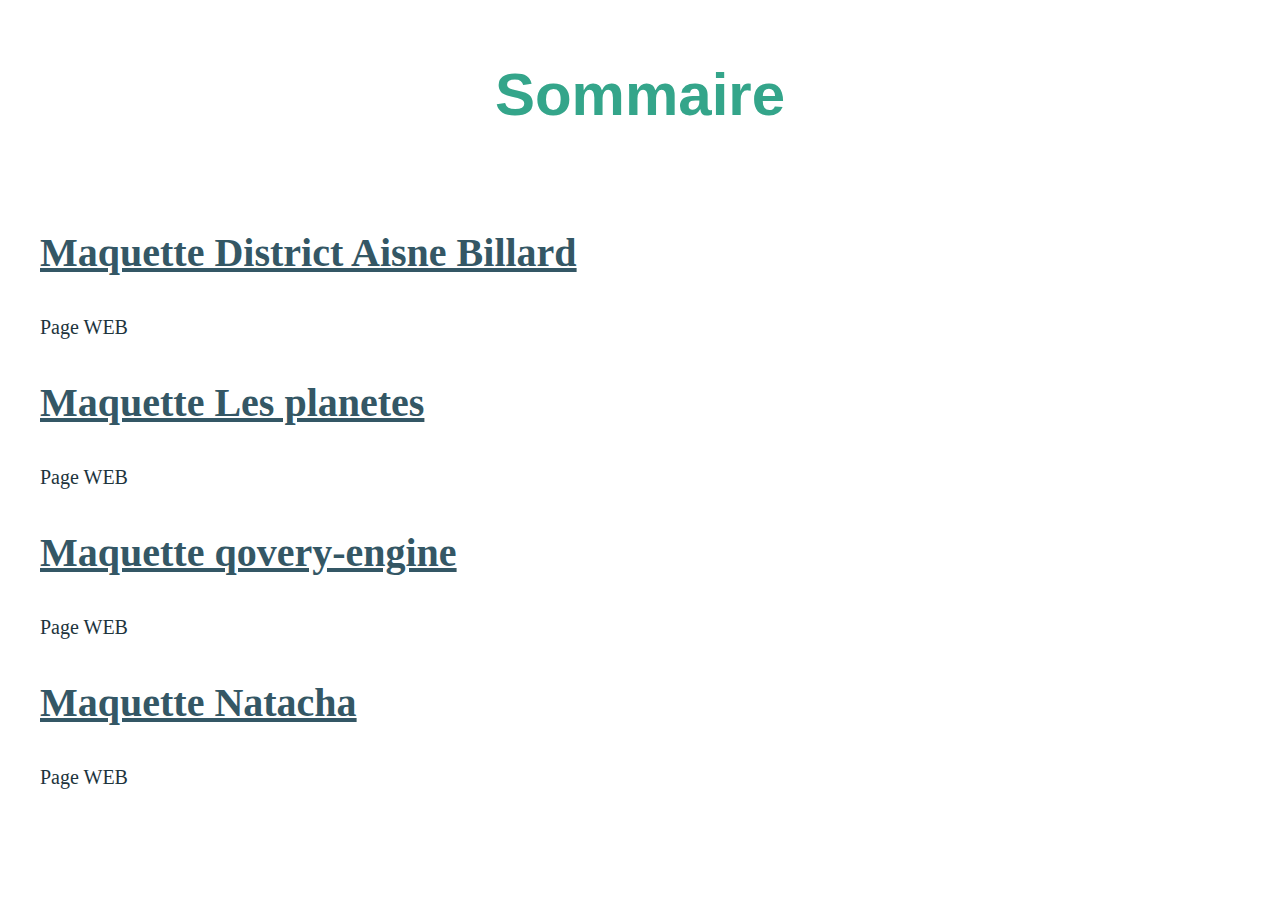
<file: index.html>
<!DOCTYPE html>
<html lang="fr">
<head>
    <meta charset="UTF-8">
    <meta http-equiv="X-UA-Compatible" content="IE=edge">
    <meta name="viewport" content="width=device-width, initial-scale=1.0">
    <meta name="descrption" content="TP de CSS">
    <link rel="stylesheet" href="./style.css">
    <link rel="icon" href="https://www.icone-png.com/png/12/12489.png">
    <title>Maquette CSS</title>
</head>
<body>
    <header>
        
            <h1>Sommaire</h1>
    </header>
    <main>
        <ul>
                <h2>Maquette District Aisne Billard</h2>
            <li>
                <a href="./Maquette District Aisne Billard/index.html" title="Lien vers HTML Maquette District Aisne Billard">Page WEB</a>

            
                <h2>Maquette Les planetes</h2>
            <li class="flash">
                <a href="./Maquette Planete/index.html" title="Lien vers  HTML Maquette Les Planetes">Page WEB</a>
            </li>

            
            <h2>Maquette qovery-engine</h2>
            <li class="flash">
                <a href="./Maquette qovery-engine/index.html" title="Lien vers  HTML Maquette qovery-engine">Page WEB</a>
            </li>
           

                <h2>Maquette Natacha</h2>
            <li>
                <a href="./Maquette Natacha/index.html" title="Lien vers HTML Maquette Natacha">Page WEB</a>
            </li>            
        </ul>
    </main>
</body>
</html>
</file>
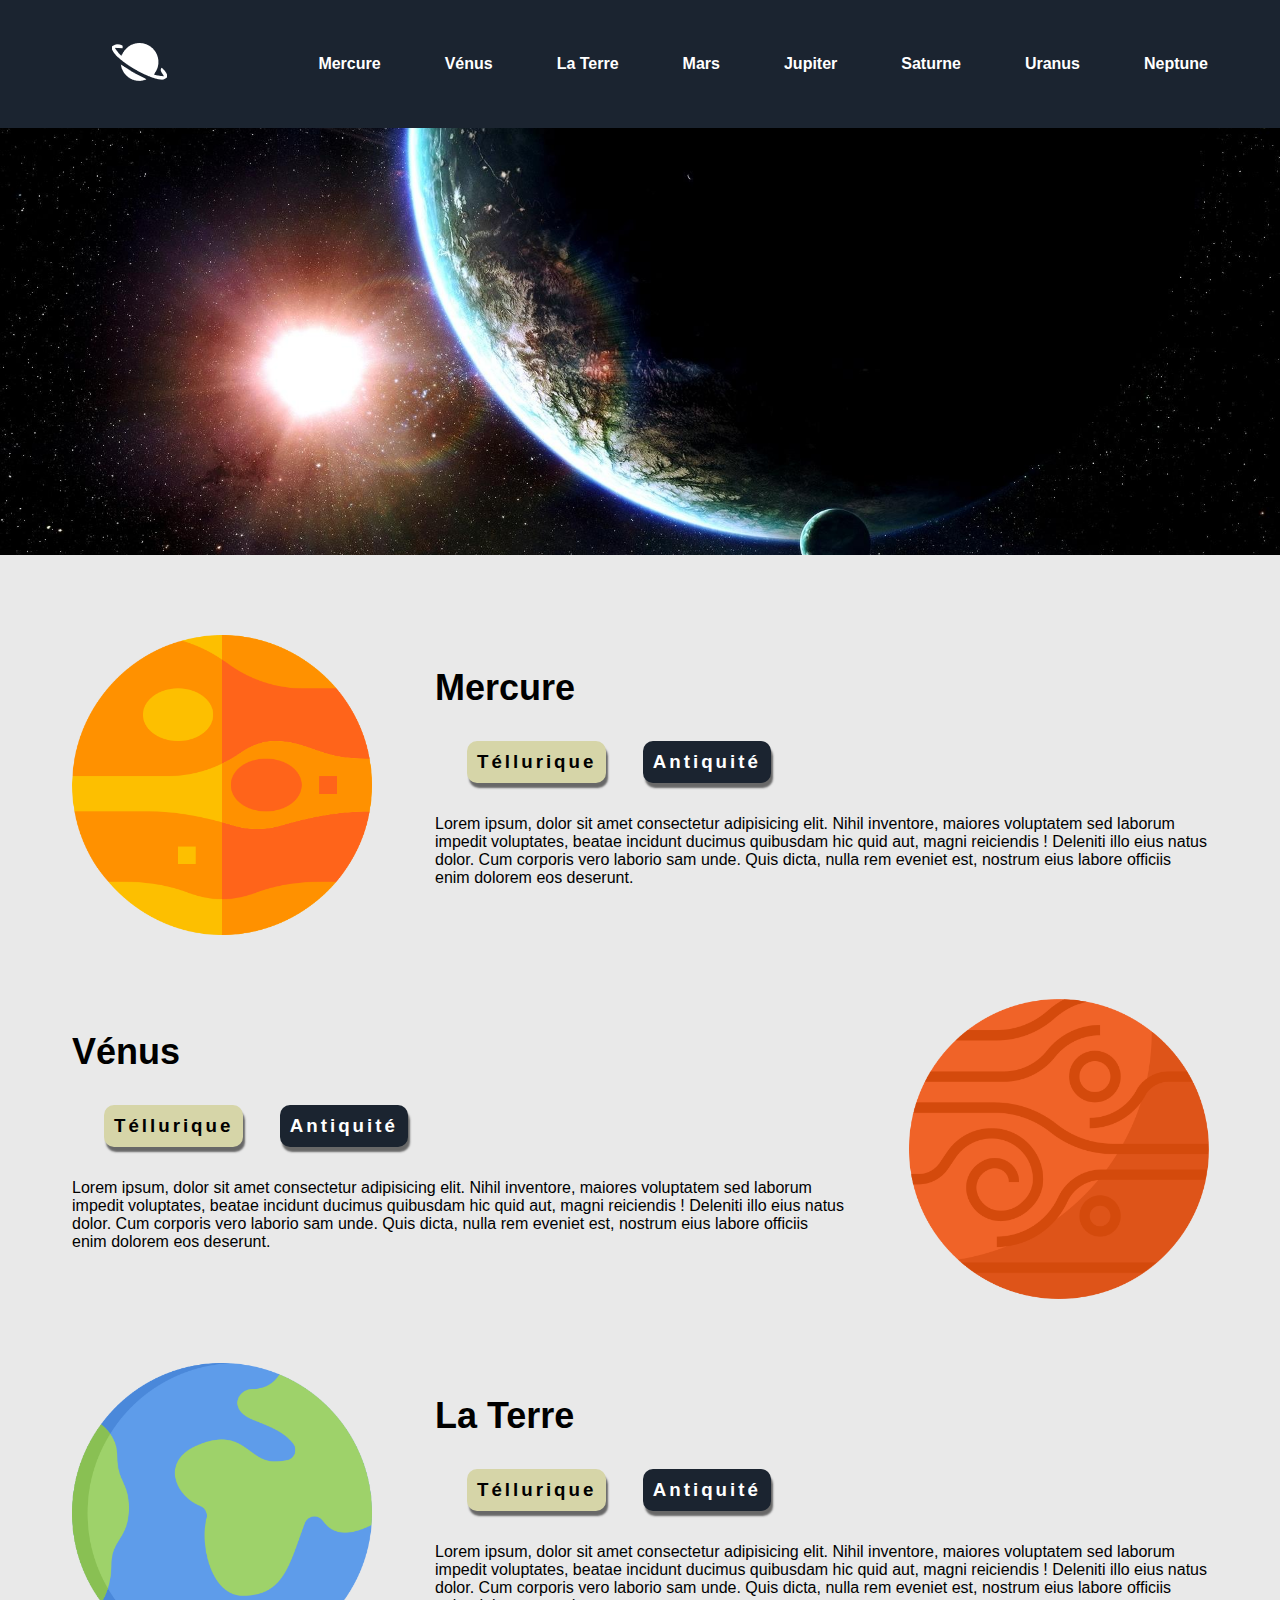
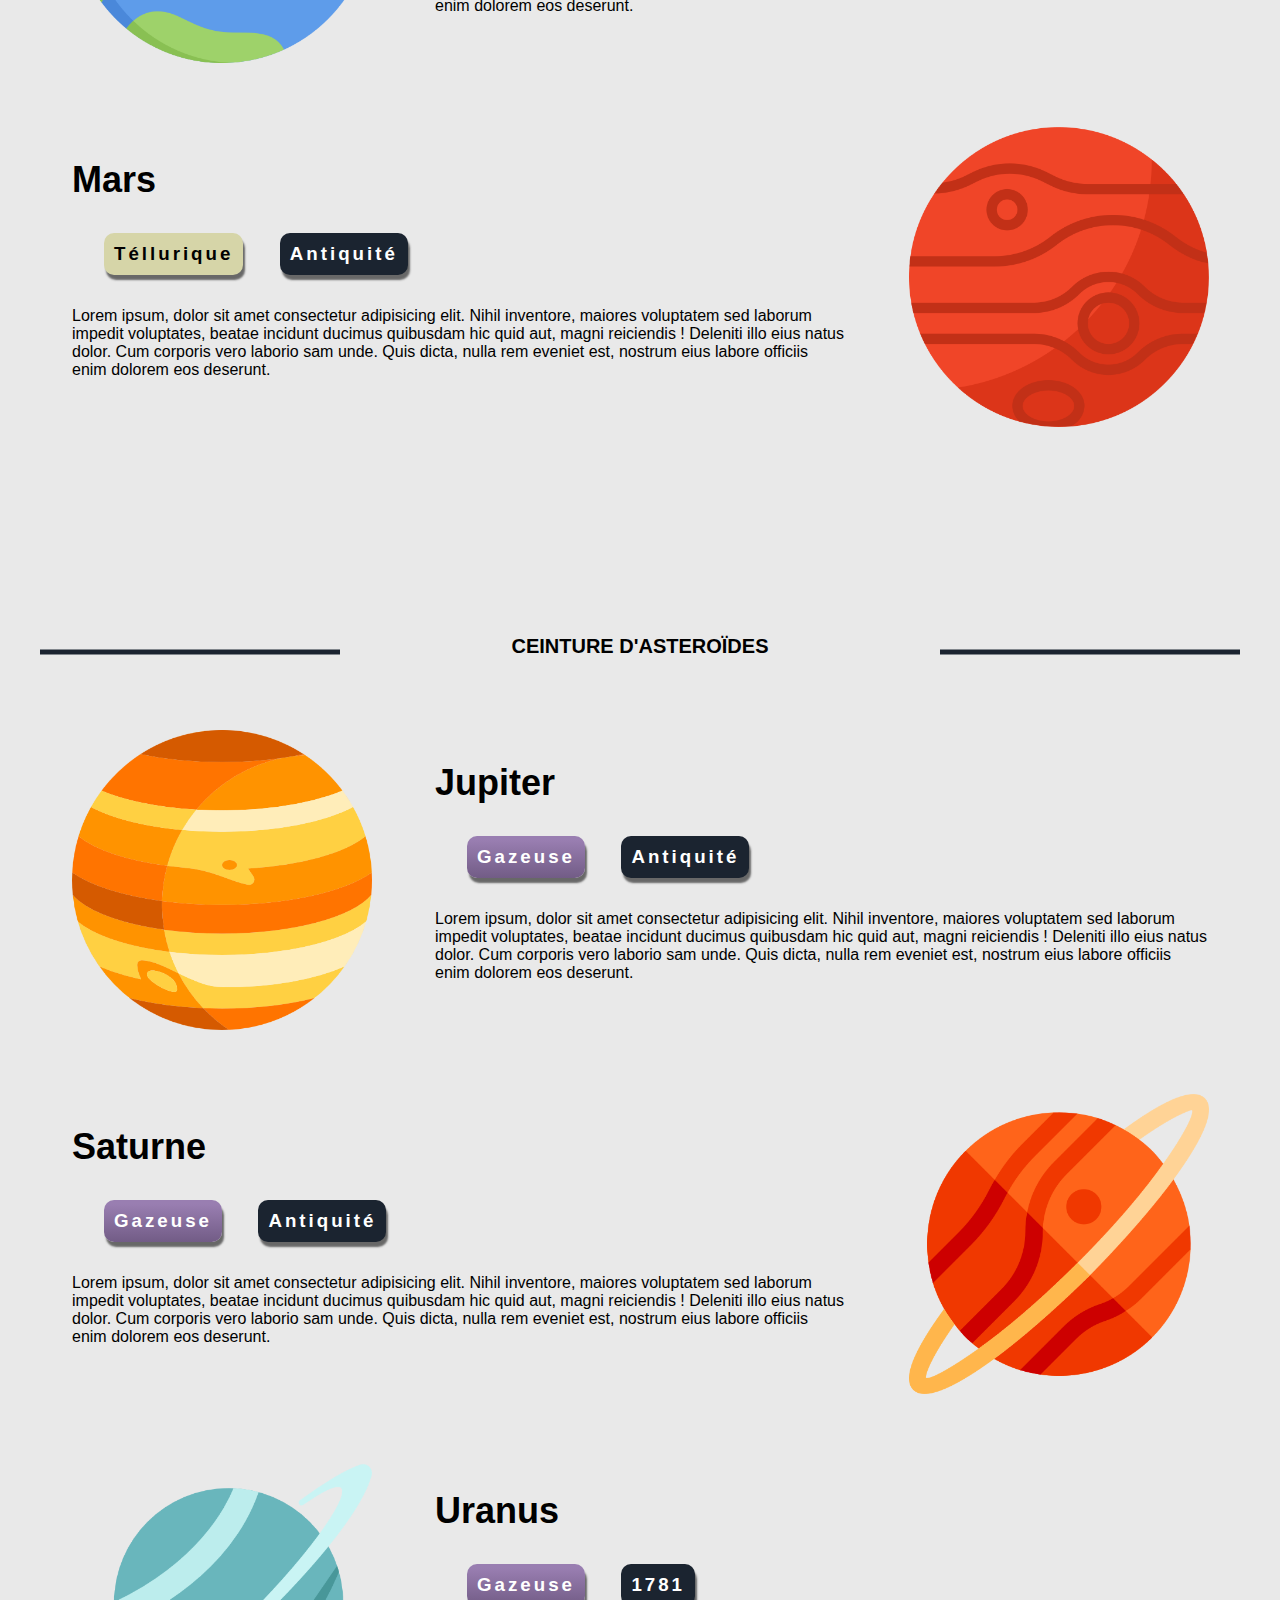
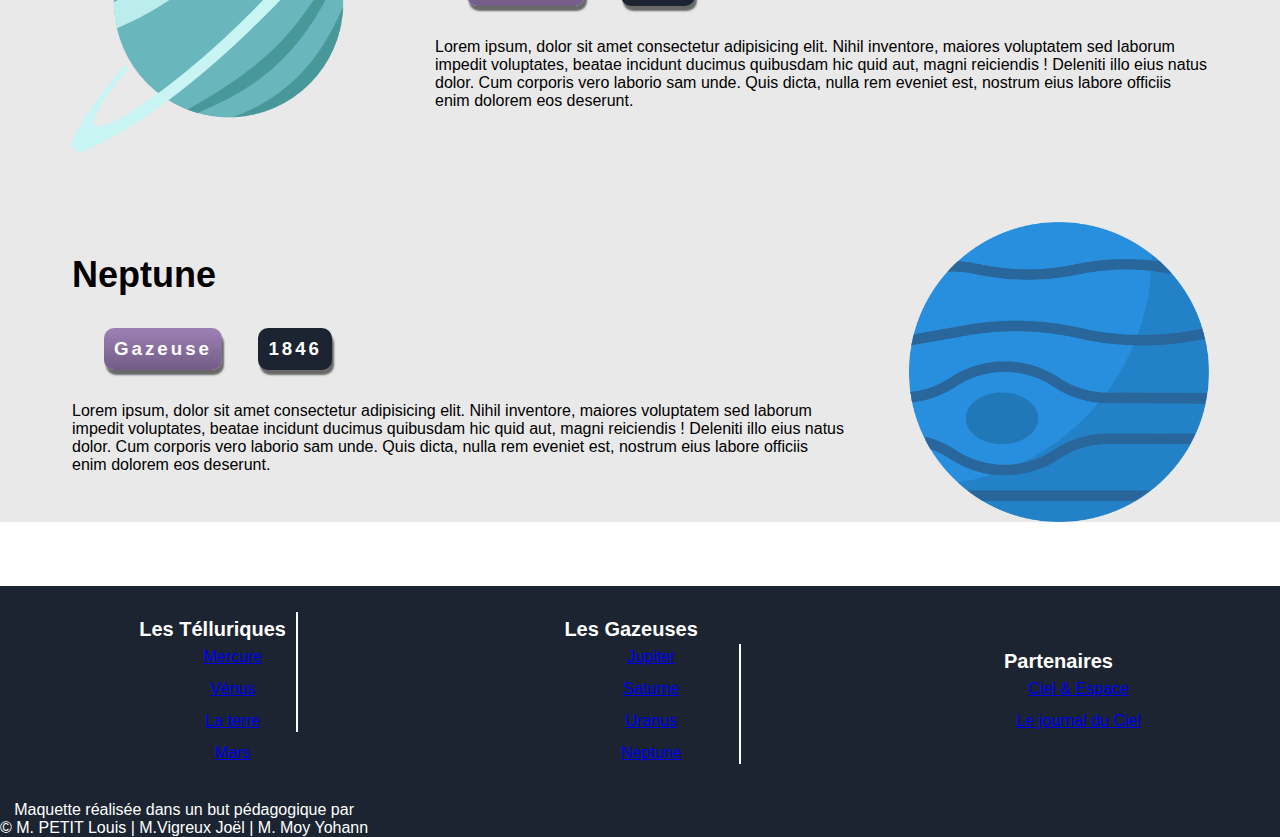
<file: Maquette Planete/index.html>
<!DOCTYPE html>
<html lang="fr">

<head>
    <meta charset="UTF-8">
    <meta http-equiv="X-UA-Compatible" content="IE=edge">
    <meta name="viewport" content="width=device-width, initial-scale=1.0">
    <meta name="description" content="maquette planete">
    <link rel="stylesheet" href="./webfiles/css/style.css">
    <link rel="icon"
        href="https://e7.pngegg.com/pngimages/847/290/png-clipart-blue-planet-planet-earth.png">

    <title>Maquette Planete Jean-Michel</title>

</head>
<body>
    <header>
        <nav>
            <div>
                <ul class="icone">
                    <li><a><img src="./src/img/Vector.png" alt="Logo de planet"></a></li>
                </ul>

                <ul>
                <li><a href="#" title="Redirection vers articles Mercure">Mercure</a></li>
                <li><a href="#" title="Redirection vers article Vénus">Vénus</a></li>
                <li><a href="#" title="Redirection vers article La Terre">La Terre</a></li>
                <li><a href="#" title="Redirection vers article Mars">Mars</a></li>
                <li><a href="#" title="Redirection vers article Jupiter">Jupiter</a></li>
                <li><a href="#" title="Redirection vers article Saturne">Saturne</a></li>
                <li><a href="#" title="Redirection vers article Neptune">Uranus</a></li>
                <li><a href="#" title="Redirection vers article Neptune">Neptune</a></li>
                </ul>
            </div>
        </nav>
        <img class="fond" src="./src/img/fond.jpg" alt="Image de fond">
    </header>

    <main>
        <div class="articles-container">
        <article>
            <img src="./src/img/mercure.png" alt="Logo mercure">
            <div>
                <h2>Mercure</h2>
            <div>
                <h3 class="tellurique">Téllurique</h3>
                <h3 class="antiquite">Antiquité</h3>
            </div>

            <p>Lorem ipsum, dolor sit amet consectetur adipisicing elit. Nihil inventore, maiores 
                voluptatem sed laborum impedit voluptates, beatae incidunt ducimus quibusdam hic quid 
                aut, magni reiciendis&nbsp;! Deleniti illo eius natus dolor. Cum corporis vero laborio
                sam unde. Quis dicta, nulla rem eveniet est, nostrum eius labore officiis enim dolorem 
                eos deserunt.</p>
            </div>
        </article>

        <article class="droite">
            <img src="./src/img/venus.png" alt="Logo venus">
            <div>
                <h2>Vénus</h2>
            <div>
                <h3 class="tellurique">Téllurique</h3>
                <h3 class="antiquite">Antiquité</h3>
            </div>

            <p>Lorem ipsum, dolor sit amet consectetur adipisicing elit. Nihil inventore, maiores 
                voluptatem sed laborum impedit voluptates, beatae incidunt ducimus quibusdam hic quid 
                aut, magni reiciendis&nbsp;! Deleniti illo eius natus dolor. Cum corporis vero laborio
                sam unde. Quis dicta, nulla rem eveniet est, nostrum eius labore officiis enim dolorem 
                eos deserunt.</p>
            </div>
        </article>

        <article>
            <img src="./src/img/planete-terre.png" alt="Logo planete-terre">
            <div>
                <h2>La Terre</h2>
            <div>
                <h3 class="tellurique">Téllurique</h3>
                <h3 class="antiquite">Antiquité</h3>
            </div>

            <p>Lorem ipsum, dolor sit amet consectetur adipisicing elit. Nihil inventore, maiores 
                voluptatem sed laborum impedit voluptates, beatae incidunt ducimus quibusdam hic quid 
                aut, magni reiciendis&nbsp;! Deleniti illo eius natus dolor. Cum corporis vero laborio
                sam unde. Quis dicta, nulla rem eveniet est, nostrum eius labore officiis enim dolorem 
                eos deserunt.</p>
            </div>
        </article>

        <article class="droite">
            <img src="./src/img/mars.png" alt="Logo mars">
            <div>
                <h2>Mars</h2>
            <div>
                <h3 class="tellurique">Téllurique</h3>
                <h3 class="antiquite">Antiquité</h3>
            </div>

            <p>Lorem ipsum, dolor sit amet consectetur adipisicing elit. Nihil inventore, maiores 
                voluptatem sed laborum impedit voluptates, beatae incidunt ducimus quibusdam hic quid 
                aut, magni reiciendis&nbsp;! Deleniti illo eius natus dolor. Cum corporis vero laborio
                sam unde. Quis dicta, nulla rem eveniet est, nostrum eius labore officiis enim dolorem 
                eos deserunt.</p>
            </div>
        </div>
        </article>

        
    <h4> CEINTURE D'ASTEROÏDES</h4> <br><br><br><br>
        

        <article>
            <img src="./src/img/jupiter.png" alt="Logo jupiter">
            <div>
                <h2>Jupiter</h2>
            <div>
                <h3 class="gazeuse">Gazeuse</h3>
                <h3 class="antiquite">Antiquité</h3>
            </div>

            <p>Lorem ipsum, dolor sit amet consectetur adipisicing elit. Nihil inventore, maiores 
                voluptatem sed laborum impedit voluptates, beatae incidunt ducimus quibusdam hic quid 
                aut, magni reiciendis&nbsp;! Deleniti illo eius natus dolor. Cum corporis vero laborio
                sam unde. Quis dicta, nulla rem eveniet est, nostrum eius labore officiis enim dolorem 
                eos deserunt.</p>
            </div>
        </article>

        <article class="droite">
            <img src="./src/img/saturne.png" alt="Logo saturne">
            <div>
                <h2>Saturne</h2>
            <div>
                <h3 class="gazeuse">Gazeuse</h3>
                <h3 class="antiquite">Antiquité</h3>
            </div>

            <p>Lorem ipsum, dolor sit amet consectetur adipisicing elit. Nihil inventore, maiores 
                voluptatem sed laborum impedit voluptates, beatae incidunt ducimus quibusdam hic quid 
                aut, magni reiciendis&nbsp;! Deleniti illo eius natus dolor. Cum corporis vero laborio
                sam unde. Quis dicta, nulla rem eveniet est, nostrum eius labore officiis enim dolorem 
                eos deserunt.</p>
            </div>
        </article>

        <article>
            <img src="./src/img/uranus.png" alt="Logo uranus">
            <div>
                <h2>Uranus</h2>
            <div>
                <h3 class="gazeuse">Gazeuse</h3>
                <h3 class="antiquite">1781</h3>
            </div>

            <p>Lorem ipsum, dolor sit amet consectetur adipisicing elit. Nihil inventore, maiores 
                voluptatem sed laborum impedit voluptates, beatae incidunt ducimus quibusdam hic quid 
                aut, magni reiciendis&nbsp;! Deleniti illo eius natus dolor. Cum corporis vero laborio
                sam unde. Quis dicta, nulla rem eveniet est, nostrum eius labore officiis enim dolorem 
                eos deserunt.</p>
            </div>
        </article>

        <article class="droite">
            <img src="./src/img/neptune.png" alt="Logo neptune">
            <div>
                <h2>Neptune</h2>
            <div>
                <h3 class="gazeuse">Gazeuse</h3>
                <h3 class="antiquite">1846</h3>
            </div>

            <p>Lorem ipsum, dolor sit amet consectetur adipisicing elit. Nihil inventore, maiores 
                voluptatem sed laborum impedit voluptates, beatae incidunt ducimus quibusdam hic quid 
                aut, magni reiciendis&nbsp;! Deleniti illo eius natus dolor. Cum corporis vero laborio
                sam unde. Quis dicta, nulla rem eveniet est, nostrum eius labore officiis enim dolorem 
                eos deserunt.</p>
            </div>
        </article>
    </main>

    <footer>
        <div>
            <section class="colonne">
                <h4>Les Télluriques</h4>
                <ul>
                    <li><a href="#" title="Redirection vers mercure">Mercure</a></li>
                    <li><a href="#" title="Redirection vers venus">Vénus</a></li>
                    <li><a href="#" title="Redirection vers la terre">La terre</a></li>
                    <li><a href="#" title="Redirection vers mars">Mars</a></li>
                </ul>
            </section>

            <section class="colonne">
                <h4>Les Gazeuses</h4>
                <ul>
                    <li><a href="#" title="Redirection vers mercure">Jupiter</a></li>
                    <li><a href="#" title="Redirection vers saturne">Saturne</a></li>
                    <li><a href="#" title="Redirection vers uranus">Uranus</a></li>
                    <li><a href="#" title="Redirection vers neptune">Neptune</a></li>
                </ul>

            </section>

            <section class="colonne">
                <h4>Partenaires</h4>
                <ul>
                    <li><a href="https://www.cieletespace.fr/" title="Redirection vers ciel&espace" target="_blank">Ciel & Espace</a></li>
                    <li><a href="https://data.bnf.fr/fr/34428169/journal_du_ciel/" title="Redirection vers lejournalduciel" target="_blank">Le journal du Ciel</a></li>
                </ul>
            </section>
        </div>

        <div>
        <p class="signature">Maquette réalisée dans un but pédagogique par<br>
        © M. PETIT Louis | M.Vigreux Joël | M. Moy Yohann</p>
        </div>
    </footer>
    
</body>
</html>
</file>
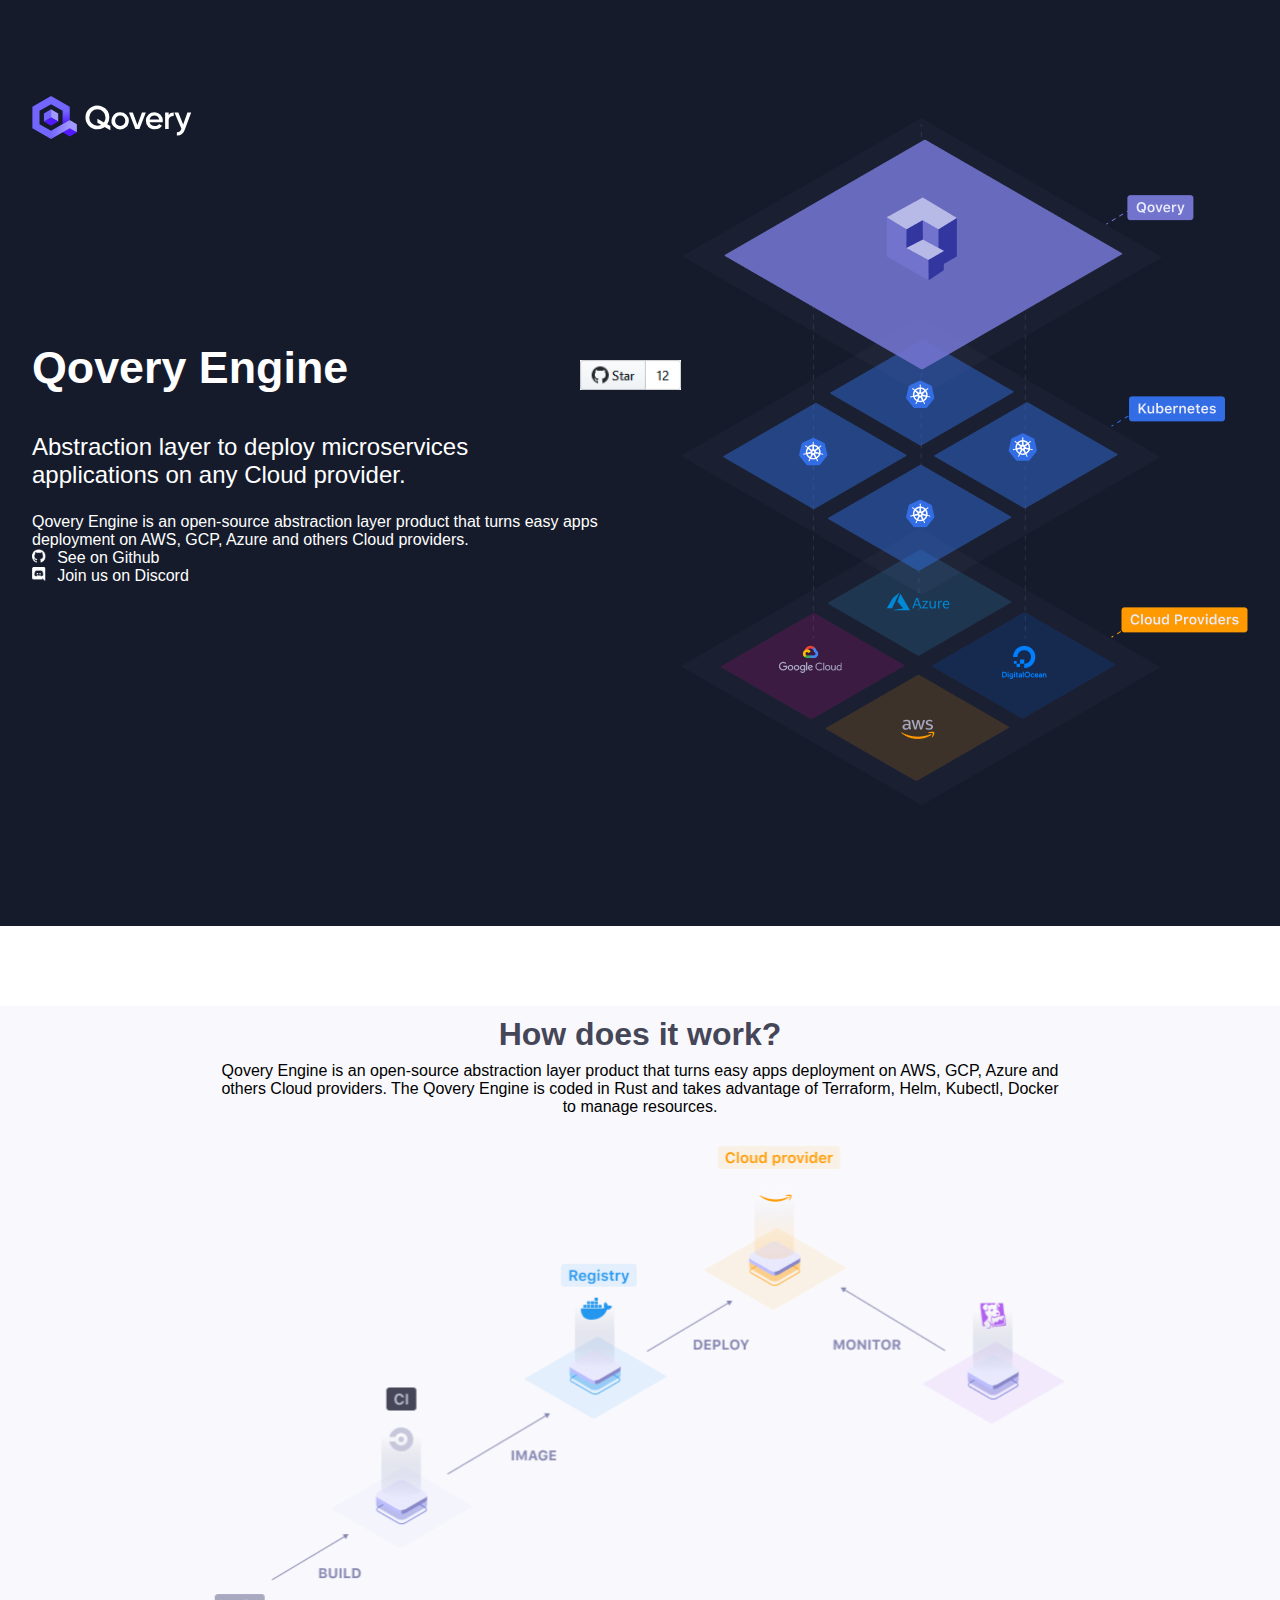
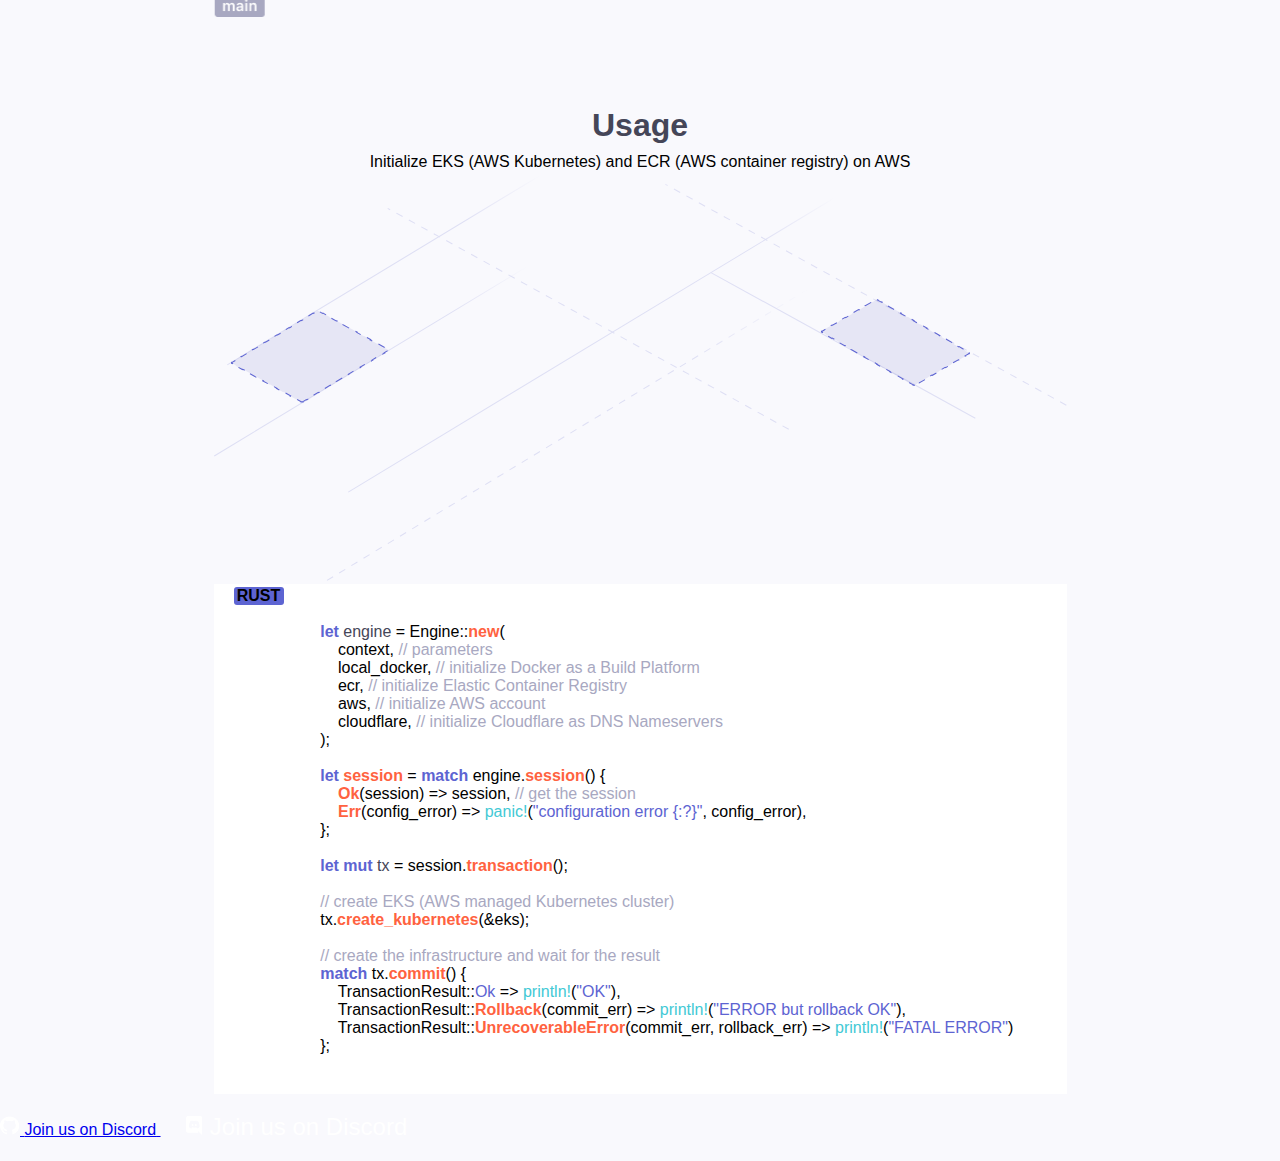
<file: Maquette qovery-engine/index.html>
<!DOCTYPE html>
<html lang="fr">

<head>
    <meta charset="UTF-8">
    <meta http-equiv="X-UA-Compatible" content="IE=edge">
    <meta name="viewport" content="width=device-width, initial-scale=1.0">
    <meta name="description" content="maquette Qovery Engine">
    <link rel="stylesheet" href="./webfiles/css/style.css">
    <link rel="icon"
        href="https://prod-chadatalake.s3.eu-west-3.amazonaws.com/startups/7c066a11-0ec8-4e29-9c98-c50660633f38.png">

    <title>Maquette Qovery Engine - Jean-Michel</title>

</head>
<body>
    <header>
        <nav> 
<article>
    <div class="bloctexte">
        <img id="logo_qovery" src="./src/img/logo-white.svg" title="Logo-Qovery">
        
            <div class="Titre">
                <h1>Qovery&nbsp;Engine</h1>
                <img id="star" src="./src/img/image 5.png" title="image star"> 
            </div>

            <p>
                Abstraction layer to deploy microservices 
                applications on any Cloud provider.
            </p>
            <p>
                Qovery Engine is an open-source abstraction layer product 
                that turns easy apps deployment on AWS, GCP, Azure and 
                others Cloud providers. 
            </p>
    
        <div class="Github">   
                <a href="#" target="_blank" title="Redirection-vers-Github">
                    <img id="git" src="./src/img/Vector.png" title="Logo Github">
                    <span>See on Github</span>
                </a>
        </div>

        <div class="Discord">
                <a href="#" target="_blank" title="Redirection-vers-discord"></a>
                <img id="dis" src="./src/img/discord icon.png" title="Logo discord">
                <span>Join us on Discord</span>
        </div>
    </div>
        <div>
            <img id="graph" src="./src/img/Group 225 1.png" title="Logo discord">
        </div>
</article>
        </nav>       
    </header>

    <main>
        <article class="A">
            <h2>How does it work?</h2>
            <p>Qovery Engine is an open-source abstraction layer product that turns easy apps deployment on AWS, GCP, 
                Azure and others Cloud providers. The Qovery Engine is coded in Rust and takes advantage of Terraform, 
                Helm, Kubectl, Docker to manage resources.</p>
            <img src="./src/img/Group1.png" title="graphique">
        </article>

        <article class="B">
            <h2>Usage</h2>
            <p>Initialize EKS (AWS Kubernetes) and ECR (AWS container registry) on AWS</p>
            <img src="./src/img/fond_B.svg" title="fond_lignes">
        </article>

            <div id="code">
                <h3>RUST</h3>
                <pre>
                    <code>
                        <span class="bleu-gras">let</span> <span class="textnoir">engine</span> = Engine::<span class="orange-gras">new</span>(
                            context, <span class="gris-pale">// parameters</span>
                            local_docker, <span class="gris-pale">// initialize Docker as a Build Platform</span>
                            ecr, <span class="gris-pale">// initialize Elastic Container Registry</span>
                            aws, <span class="gris-pale">// initialize AWS account</span>
                            cloudflare, <span class="gris-pale">// initialize Cloudflare as DNS Nameservers</span>
                        );
                        
                        <span class="bleu-gras">let</span> <span class="orange-gras">session</span> = <span class="bleu-gras">match</span> engine.<span class="orange-gras">session</span>() {
                            <span class="orange-gras">Ok</span>(session) =&gt; session, <span class="gris-pale">// get the session</span>
                            <span class="orange-gras">Err</span>(config_error) =&gt; <span class="bleu-ciel">panic!</span>(<span class="bleu-lite">"configuration error {:?}"</span>, config_error),
                        };
                        
                        <span class="bleu-gras">let mut </span><span class="textnoir">tx</span> = session.<span class="orange-gras">transaction</span>();
                        
                        <span class="gris-pale">// create EKS (AWS managed Kubernetes cluster)</span>
                        tx.<span class="orange-gras">create_kubernetes</span>(&amp;eks);
                        
                        <span class="gris-pale">// create the infrastructure and wait for the result</span>
                        <span class="bleu-gras">match</span> tx.<span class="orange-gras">commit</span>() { 
                            TransactionResult::<span class="bleu-lite">Ok</span> =&gt; <span class="bleu-ciel">println!</span>(<span class="bleu-lite">"OK"</span>),
                            TransactionResult::<span class="orange-gras">Rollback</span>(commit_err) =&gt; <span class="bleu-ciel">println!</span>(<span class="bleu-lite">"ERROR but rollback OK"</span>), 
                            TransactionResult::<span class="orange-gras">UnrecoverableError</span>(commit_err, rollback_err) =&gt; <span class="bleu-ciel">println!</span>(<span class="bleu-lite">"FATAL ERROR"</span>)
                        };                        
                    </code>
                </pre>
            </div>


            <a class="bouton_github" href="#" target="_blank" title="Redirection_vers_Github">
                <img src="./src/img/Vector.png" alt="Logo_Github">
                <span>Join us on Discord</span>
            </a>
            <a class="bouton_discord" href="#" target="_blank" title="Redirection_vers_Discord">
                <img src="./src/img/discord icon.png" alt="Logo_Discord">
                <span>Join us on Discord</span>
            </a>
        </div>
    </div>


</body>
</file>
<file: style.css>
* { margin: 0;
    padding:0;
    font-size: 20px;
}

h1{
    font-family: sans-serif;
    color: #34A58A;
    text-align: center;
    padding: 3rem 0;
    font-size: 3rem;
    font-weight: bold;
}

h2{
    font-family: Montserrat;
    color: #345765;
    padding:2rem 2rem;
    font-size: 2rem;
    text-decoration: underline;
    font-weight: bold;
}

nav ul li{
    margin: 0 3rem;
}

li a:hover {
    background-color: #34A58A;
    padding: 10px;
    margin-left: 30px;


}

a{
    font-family: Lato;
    color: #1d343d;
    padding:2rem 2rem;
    font-size: 1rem;
    text-decoration: none;
}
</file>
<file: Maquette Planete/webfiles/css/style.css>
* {
  font-family: arial;
  margin: 0;
}

header nav {
  background-color: #1B2430;
  max-width: auto;
}
header nav div {
  max-width: 1200px;
  margin: auto;
  display: flex;
  justify-content: space-between;
}
header nav ul {
  /*width: 1200px;*/
  display: flex;
  /*padding: 0;*/
  /*justify-content: space-between;*/
}
header nav ul.icone {
  justify-content: flex-start;
}
header nav a {
  text-decoration: none;
  padding: 2.7rem 2rem;
  display: flex;
  display: block;
  color: white;
  font-weight: bolder;
  justify-content: flex-end;
}
header nav li {
  list-style: none;
  margin: auto;
}
header img.fond {
  width: 100%;
  height: 427px;
  display: flex;
  object-fit: cover;
  margin: 0 auto;
  justify-content: flex-start;
}

main {
  background-color: #e9e9e9;
  /*max-width: 1920px;*/
  margin: auto;
  /*justify-content: space-between;*/
}
main article {
  max-width: 1200px;
  margin: auto;
  /*left: 360px;*/
  margin-bottom: 4rem;
  display: flex;
}
main article div {
  max-width: 773px;
  margin: 2rem;
}
main article img {
  width: 300px;
  height: 300px;
  margin: auto;
}
main article h2 {
  font-size: 2.25rem;
}
main article h3 {
  padding: 10px;
  display: flex;
  vertical-align: middle;
}
main article .tellurique {
  background-color: #D6D5A8;
  text-align: center;
  border-radius: 10px;
  letter-spacing: 3px;
  display: inline-block;
  margin-right: 2rem;
  margin-left: 0;
  box-shadow: 2px 5px 2px rgb(104, 104, 104);
}
main article .antiquite {
  background-color: #1B2430;
  color: white;
  text-align: center;
  border-radius: 10px;
  letter-spacing: 3px;
  display: inline-block;
  box-shadow: 2px 5px 2px rgb(104, 104, 104);
}
main article .gazeuse {
  /*background: -moz-linear-gradient(90deg, #9776b3 0%, #78608d 100%);*/
  background: linear-gradient(to bottom, #997eb1 10%, #725c86 100%);
  color: white;
  border-radius: 10px;
  letter-spacing: 3px;
  display: inline-block;
  margin-right: 2rem;
  box-shadow: 2px 5px 2px rgb(104, 104, 104);
}
main article.droite {
  flex-direction: row-reverse;
}
main h4 {
  font-size: 1.25rem;
  max-width: 1200px;
  margin: auto;
  vertical-align: middle;
  text-align: center;
  position: relative;
}
main h4::before {
  content: "";
  position: absolute;
  background-color: #1B2430;
  width: 25%;
  height: 5px;
  top: 50%;
  left: 0;
  transform: translate(0%, 50%);
}
main h4::after {
  content: "";
  position: absolute;
  background-color: #1B2430;
  width: 25%;
  height: 5px;
  top: 50%;
  right: 0;
  transform: translate(0%, 50%);
}
main .articles-container {
  max-width: 1200px;
  margin: auto;
  margin-bottom: 4rem;
  padding: 5rem 2rem;
}

footer {
  background-color: #1B2430;
}
footer section {
  flex-direction: row;
  margin: auto;
  text-align: center;
}
footer div {
  display: flex;
  margin: auto;
}
footer h4 {
  color: white;
  font-size: 1.25rem;
  margin-top: 2rem;
}
footer li {
  color: white;
  text-decoration: none;
  list-style: none;
  line-height: 2;
}
footer p {
  color: white;
  text-align: center;
  margin-top: 2rem;
}
footer section {
  margin: auto;
  position: relative;
  max-width: 1200px;
  /*&::after{
      content: "";
      position: absolute;
      background-color: #ff0000;
      width: 100%;
      height: 2px;
      top:105%;
      right: 0;
      transform: translate(0%, 100%);
  }*/
}
footer section::before {
  content: "";
  position: absolute;
  background-color: white;
  width: 2px;
  height: 120px;
  top: 2px;
  right: 400px;
  transform: translate(0%, 20%);
}
footer section .signature {
  text-align: center;
}

/*# sourceMappingURL=style.css.map */
</file>
<file: Maquette qovery-engine/webfiles/css/style.css>
* {
  margin: 0;
  padding: 0;
  font-family: arial;
}

header {
  width: auto;
  background-color: #151B2B;
}

nav article {
  display: flex;
  margin: auto;
  width: auto;
  max-width: 1240px;
  height: 926px;
  padding: 0 2rem;
  align-items: center;
  background-color: #151B2B;
  position: relative;
}
nav #logo_qovery {
  position: absolute;
  width: 160px;
  top: 10%;
}
nav h1 {
  color: #FFFFFF;
  width: auto;
  /*max-width: 0;*/
  font-size: 2.8rem;
  margin-bottom: 1rem;
  font-weight: 800;
}
nav div.Titre {
  display: flex;
  justify-content: space-between;
  align-items: center;
}
nav img#star {
  width: 101px;
}
nav p:nth-of-type(1) { /*sous titre*/
  color: #FFFFFF;
  font-size: 1.5rem;
  margin: 1.5rem 0;
  width: 487px;
}
nav P {
  font-size: 1rem;
  color: white;
}
nav #git, nav #dis { /*icone github & discord*/
  width: 14px;
  height: 14px;
  float: left;
  overflow: hidden;
}
nav div.github { /*div github*/
  background-color: #454658;
  border-radius: 3px;
  display: inline-block;
  text-decoration: none;
  font-size: 1.5rem;
}
nav div.discord { /*div discord*/
  background-color: #6578C0;
  border-radius: 3px;
  margin-left: 2rem;
  display: inline-block;
  text-decoration: none;
  font-size: 1.5rem;
}
nav span {
  margin-left: 0.7rem;
  font-size: 1rem;
  color: white;
  display: inline-block;
}
nav #graph {
  width: 567px;
  height: 687px;
  text-align: end;
}

main {
  background-color: #F9F9FD;
}
main article.A h2 {
  font-size: 2rem;
  line-height: 3.5rem;
  color: #454658;
  text-align: center;
  margin-top: 5rem;
}
main article.A p {
  font-size: 1rem;
  text-align: center;
  width: 853px;
  margin: auto;
}
main article.A img {
  width: auto;
  max-width: 853px;
  padding-top: 30px;
  margin: auto;
  display: flex;
  align-items: center;
  justify-content: center;
}
main article.B h2 {
  font-size: 2rem;
  line-height: 3.5rem;
  color: #454658;
  text-align: center;
  margin-top: 5rem;
}
main article.B p {
  font-size: 1rem;
  text-align: center;
  width: 853px;
  margin: auto;
}
main article.B img {
  width: 853px;
  margin: auto;
  display: flex;
  align-items: center;
  justify-content: center;
}
main #code {
  width: 853px;
  margin: auto;
  font-family: Courier;
  font-size: 1rem;
  background-color: white !important;
  padding: 3px 0px;
}
main h3 {
  width: 50px;
  margin-left: 20px;
  border-radius: 3px;
  text-align: center;
  font-size: 1rem;
  background-color: #5D64D2;
}
main .textnoir {
  color: #454658;
}
main .bleu-gras {
  color: #5D64D2;
  font-weight: bold;
}
main .bleu-lite {
  color: #5D64D2;
}
main .orange-gras {
  color: #ff6240;
  font-weight: bold;
}
main .bleu-ciel {
  color: #43c9d5;
}
main .gris-pale {
  color: #a8a8c1;
}

.bouton_discord {
  border-radius: 3px;
  display: inline-block;
  white-space: nowrap;
  padding: 0.9rem 1.6rem !important;
  color: white;
  white-space: nowrap;
  text-decoration: none;
  font-size: 1.5rem;
  line-height: 2.4rem;
}

/*# sourceMappingURL=style.css.map */
</file>
